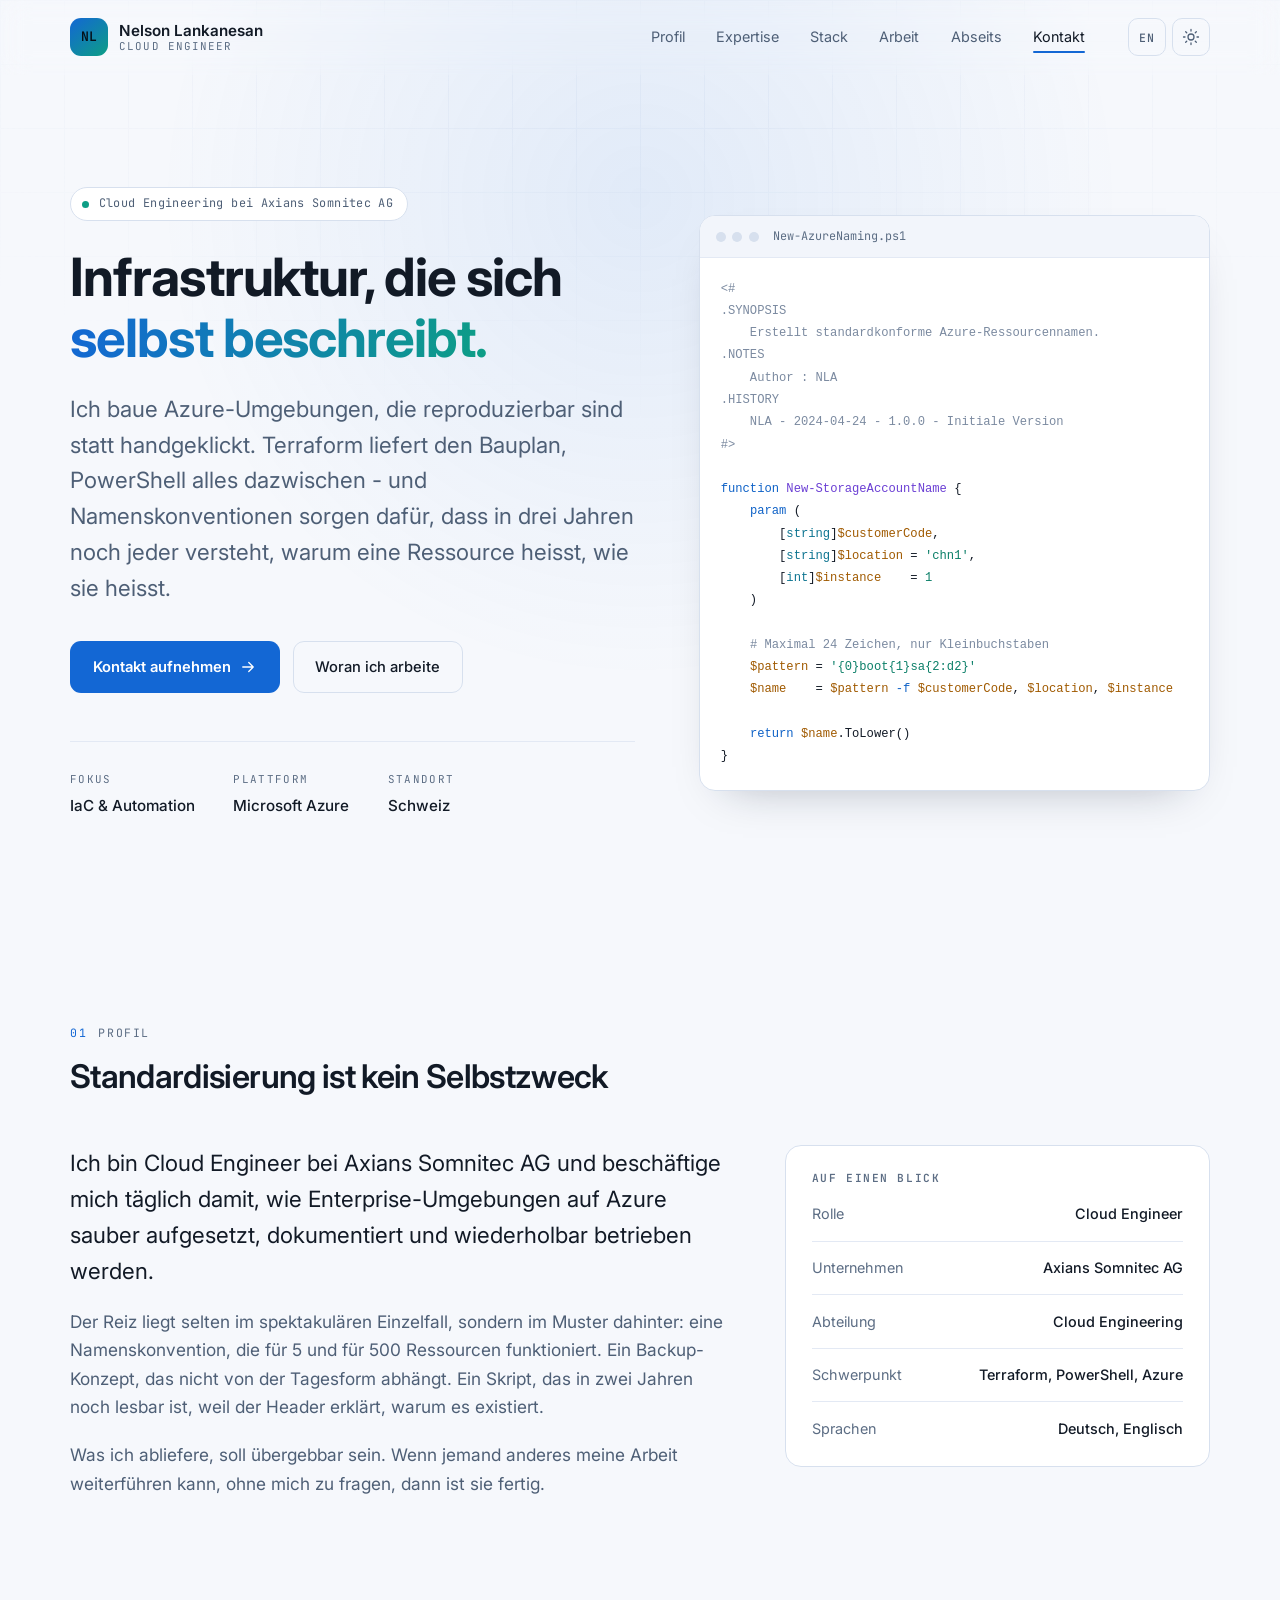
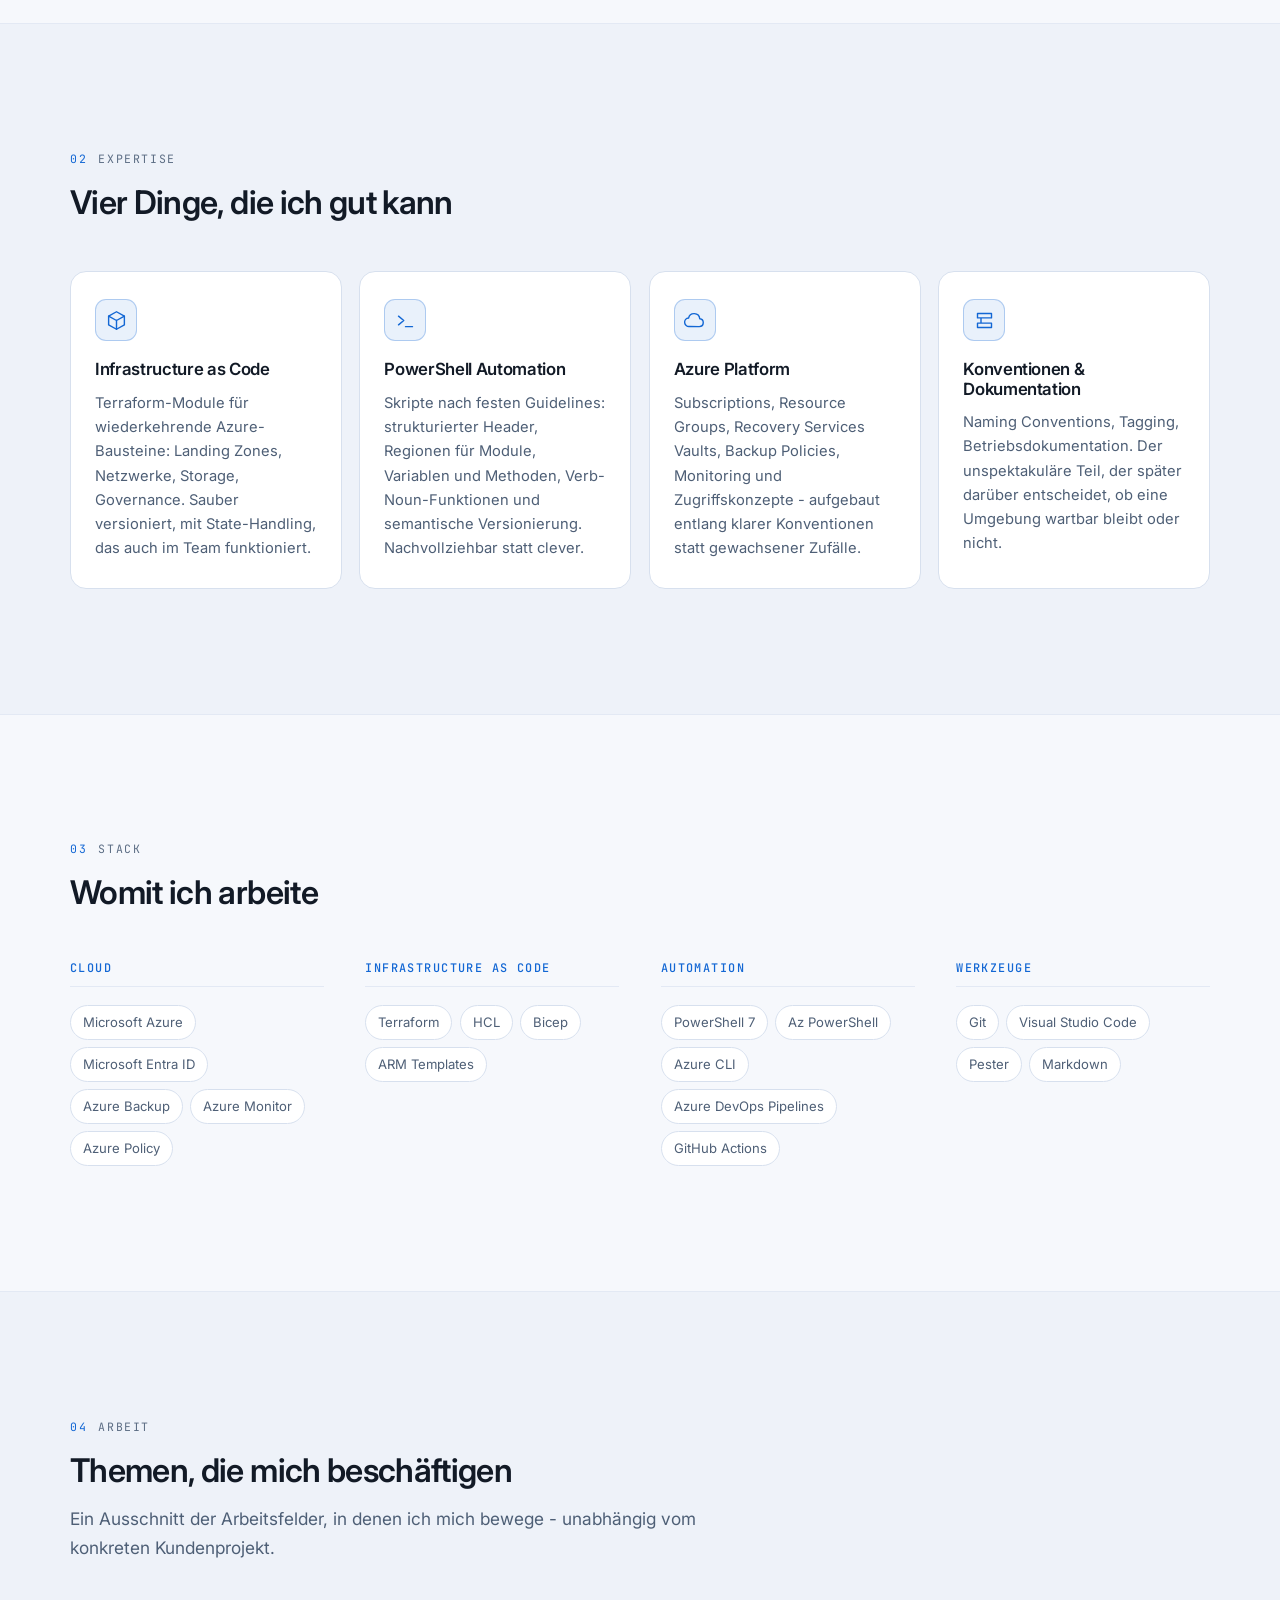
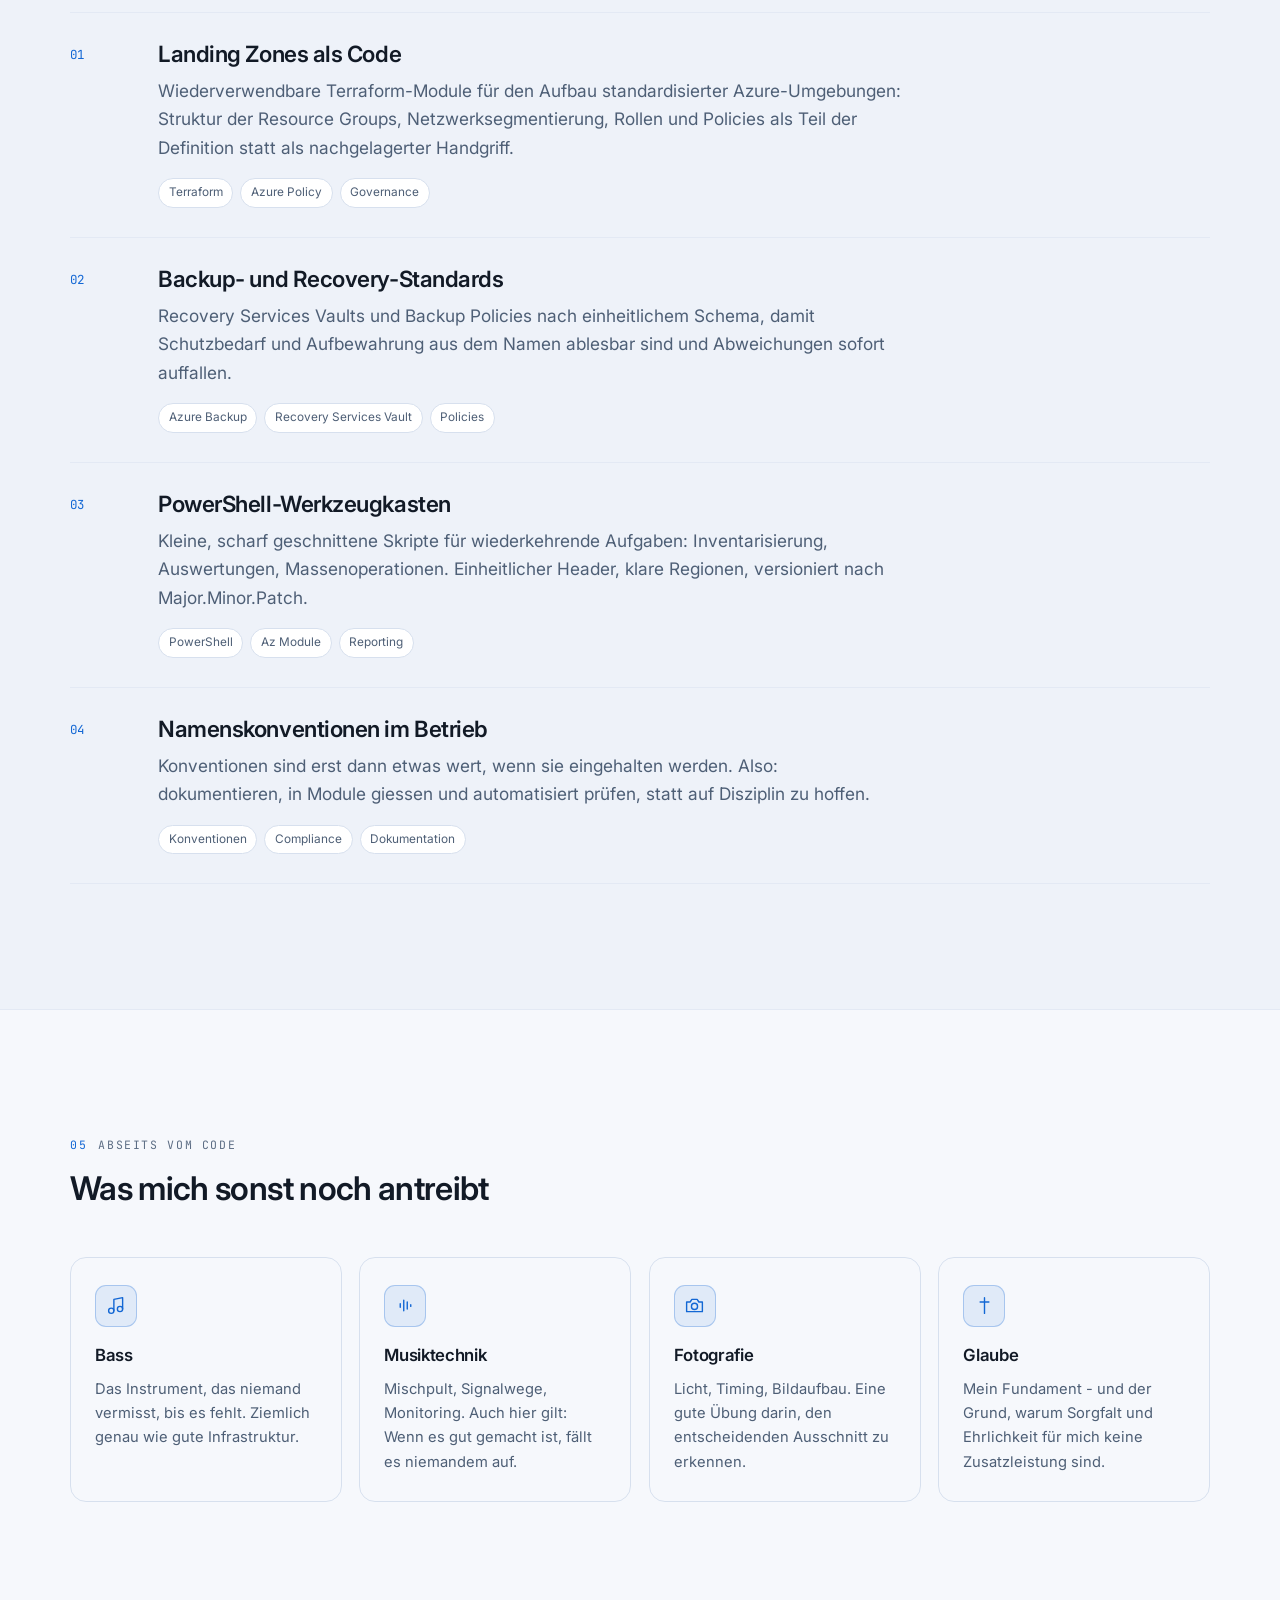
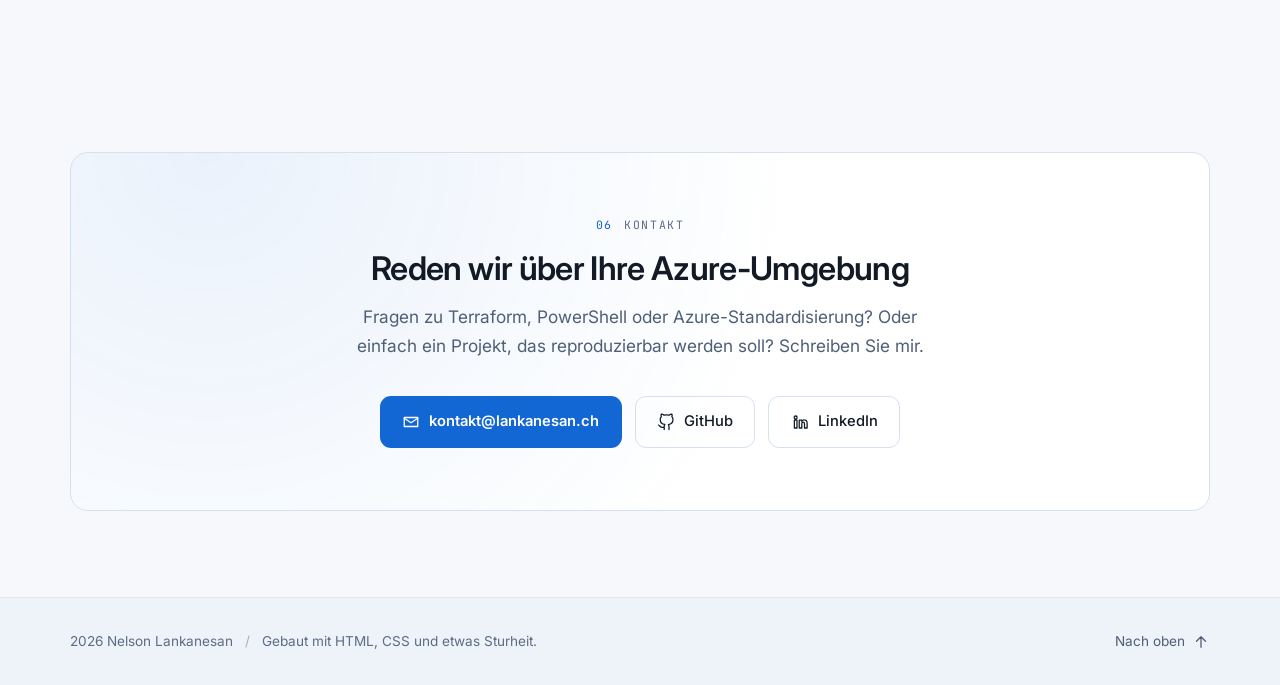
<file: index.html>
<!DOCTYPE html>
<html lang="de" data-theme="dark">
<head>
<meta charset="utf-8">
<meta name="viewport" content="width=device-width, initial-scale=1">
<title>Nelson Lankanesan - Cloud Engineer | Azure, Terraform, PowerShell</title>

<meta name="description" content="Nelson Lankanesan - Cloud Engineer bei Axians Somnitec AG. Infrastructure as Code mit Terraform, Automation mit PowerShell, Enterprise-Standardisierung auf Azure.">
<meta name="author" content="Nelson Lankanesan">
<meta name="theme-color" content="#0b0f16">
<link rel="canonical" href="https://lankanesan.ch/">

<meta property="og:type" content="website">
<meta property="og:url" content="https://lankanesan.ch/">
<meta property="og:site_name" content="Nelson Lankanesan">
<meta property="og:locale" content="de_CH">
<meta property="og:locale:alternate" content="en_US">
<meta property="og:title" content="Nelson Lankanesan - Cloud Engineer">
<meta property="og:description" content="Infrastructure as Code mit Terraform, Automation mit PowerShell, Enterprise-Standardisierung auf Azure.">
<meta property="og:image" content="https://lankanesan.ch/assets/img/og-image.png">

<meta name="twitter:card" content="summary_large_image">
<meta name="twitter:title" content="Nelson Lankanesan - Cloud Engineer">
<meta name="twitter:description" content="Infrastructure as Code mit Terraform, Automation mit PowerShell, Enterprise-Standardisierung auf Azure.">
<meta name="twitter:image" content="https://lankanesan.ch/assets/img/og-image.png">

<link rel="icon" href="/assets/img/favicon.svg" type="image/svg+xml">
<link rel="apple-touch-icon" href="/assets/img/favicon.svg">
<link rel="manifest" href="/site.webmanifest">

<link rel="preconnect" href="https://fonts.googleapis.com">
<link rel="preconnect" href="https://fonts.gstatic.com" crossorigin>
<link rel="stylesheet" href="https://fonts.googleapis.com/css2?family=Inter:wght@400;500;600;700&family=JetBrains+Mono:wght@400;500&display=swap">
<link rel="stylesheet" href="/assets/css/style.css">

<!-- Laeuft vor dem Rendern: verhindert Theme-Flackern und markiert aktives JavaScript -->
<script>
(function () {
  var root = document.documentElement;
  root.classList.add('js');
  try {
    var stored = localStorage.getItem('nl-theme');
    var prefersLight = window.matchMedia('(prefers-color-scheme: light)').matches;
    root.dataset.theme = stored || (prefersLight ? 'light' : 'dark');
    var lang = localStorage.getItem('nl-lang');
    if (lang === 'en') { root.lang = 'en'; }
  } catch (e) { /* localStorage blockiert - Standardwerte bleiben bestehen */ }
})();
</script>

<script type="application/ld+json">
{
  "@context": "https://schema.org",
  "@type": "Person",
  "name": "Nelson Lankanesan",
  "url": "https://lankanesan.ch/",
  "jobTitle": "Cloud Engineer",
  "worksFor": { "@type": "Organization", "name": "Axians Somnitec AG" },
  "knowsAbout": ["Microsoft Azure", "Terraform", "Infrastructure as Code", "PowerShell", "Cloud Automation", "Azure Governance"],
  "knowsLanguage": ["de", "en"],
  "sameAs": ["https://github.com/nelsonmalachi"]
}
</script>
</head>

<body>
<a class="skip-link" href="#main" data-i18n="skip">Zum Inhalt springen</a>

<!-- Dekorativer Hintergrund: Raster und weicher Lichtschein -->
<div class="backdrop" aria-hidden="true">
  <div class="backdrop__grid"></div>
  <div class="backdrop__glow"></div>
</div>

<header class="site-header" id="siteHeader">
  <div class="wrap site-header__inner">
    <a class="brand" href="#top" aria-label="Nelson Lankanesan, Startseite">
      <span class="brand__mark" aria-hidden="true">NL</span>
      <span class="brand__text">
        <span class="brand__name">Nelson Lankanesan</span>
        <span class="brand__role" data-i18n="brand.role">Cloud Engineer</span>
      </span>
    </a>

    <nav class="nav" id="primaryNav" aria-label="Hauptnavigation" data-i18n-attr="aria-label:nav.aria">
      <a href="#profil" data-i18n="nav.profile">Profil</a>
      <a href="#expertise" data-i18n="nav.expertise">Expertise</a>
      <a href="#stack" data-i18n="nav.stack">Stack</a>
      <a href="#arbeit" data-i18n="nav.work">Arbeit</a>
      <a href="#beyond" data-i18n="nav.beyond">Abseits</a>
      <a href="#kontakt" data-i18n="nav.contact">Kontakt</a>
    </nav>

    <div class="site-header__actions">
      <button class="ghost-btn" id="langToggle" type="button" aria-label="Sprache wechseln" data-i18n-attr="aria-label:lang.aria">
        <span class="ghost-btn__label" id="langLabel">EN</span>
      </button>

      <button class="ghost-btn" id="themeToggle" type="button" aria-label="Design wechseln" data-i18n-attr="aria-label:theme.aria">
        <svg class="icon icon--sun" viewBox="0 0 24 24" aria-hidden="true"><circle cx="12" cy="12" r="4"/><path d="M12 2v2M12 20v2M4.9 4.9l1.4 1.4M17.7 17.7l1.4 1.4M2 12h2M20 12h2M4.9 19.1l1.4-1.4M17.7 6.3l1.4-1.4"/></svg>
        <svg class="icon icon--moon" viewBox="0 0 24 24" aria-hidden="true"><path d="M21 12.8A9 9 0 1 1 11.2 3a7 7 0 0 0 9.8 9.8z"/></svg>
      </button>

      <button class="menu-btn" id="menuToggle" type="button" aria-expanded="false" aria-controls="primaryNav" aria-label="Menü öffnen" data-i18n-attr="aria-label:menu.aria">
        <span aria-hidden="true"></span><span aria-hidden="true"></span><span aria-hidden="true"></span>
      </button>
    </div>
  </div>
</header>

<main id="main">
  <span id="top"></span>

  <!-- #region Hero -->
  <section class="hero">
    <div class="wrap hero__inner">
      <div class="hero__copy">
        <p class="eyebrow reveal">
          <span class="status-dot" aria-hidden="true"></span>
          <span data-i18n="hero.eyebrow">Cloud Engineering bei Axians Somnitec AG</span>
        </p>

        <h1 class="hero__title reveal" data-i18n-html="hero.title">
          Infrastruktur, die sich <span class="grad">selbst beschreibt.</span>
        </h1>

        <p class="hero__lead reveal" data-i18n="hero.lead">
          Ich baue Azure-Umgebungen, die reproduzierbar sind statt handgeklickt. Terraform liefert den Bauplan,
          PowerShell alles dazwischen - und Namenskonventionen sorgen dafür, dass in drei Jahren noch jeder
          versteht, warum eine Ressource heisst, wie sie heisst.
        </p>

        <div class="hero__cta reveal">
          <a class="btn btn--primary" href="#kontakt">
            <span data-i18n="hero.ctaPrimary">Kontakt aufnehmen</span>
            <svg class="icon" viewBox="0 0 24 24" aria-hidden="true"><path d="M5 12h14M13 6l6 6-6 6"/></svg>
          </a>
          <a class="btn btn--ghost" href="#arbeit">
            <span data-i18n="hero.ctaSecondary">Woran ich arbeite</span>
          </a>
        </div>

        <dl class="hero__facts reveal">
          <div><dt data-i18n="hero.fact1Label">Fokus</dt><dd data-i18n="hero.fact1Value">IaC &amp; Automation</dd></div>
          <div><dt data-i18n="hero.fact2Label">Plattform</dt><dd>Microsoft Azure</dd></div>
          <div><dt data-i18n="hero.fact3Label">Standort</dt><dd data-i18n="hero.fact3Value">Schweiz</dd></div>
        </dl>
      </div>

      <!-- Terminal-Karte: zeigt den Arbeitsstil statt ihn zu behaupten -->
      <div class="hero__visual reveal">
        <div class="terminal" role="img" aria-label="Codebeispiel: PowerShell-Funktion nach internen Scripting Guidelines" data-i18n-attr="aria-label:terminal.aria">
          <div class="terminal__bar">
            <span class="terminal__dots" aria-hidden="true"><i></i><i></i><i></i></span>
            <span class="terminal__title">New-AzureNaming.ps1</span>
          </div>
          <pre class="terminal__body"><code><span class="c">&lt;#</span>
<span class="c">.SYNOPSIS</span>
<span class="c">    Erstellt standardkonforme Azure-Ressourcennamen.</span>
<span class="c">.NOTES</span>
<span class="c">    Author : NLA</span>
<span class="c">.HISTORY</span>
<span class="c">    NLA - 2024-04-24 - 1.0.0 - Initiale Version</span>
<span class="c">#&gt;</span>

<span class="k">function</span> <span class="f">New-StorageAccountName</span> {
    <span class="k">param</span> (
        [<span class="t">string</span>]<span class="v">$customerCode</span>,
        [<span class="t">string</span>]<span class="v">$location</span> = <span class="s">'chn1'</span>,
        [<span class="t">int</span>]<span class="v">$instance</span>    = <span class="n">1</span>
    )

    <span class="c"># Maximal 24 Zeichen, nur Kleinbuchstaben</span>
    <span class="v">$pattern</span> = <span class="s">'{0}boot{1}sa{2:d2}'</span>
    <span class="v">$name</span>    = <span class="v">$pattern</span> <span class="k">-f</span> <span class="v">$customerCode</span>, <span class="v">$location</span>, <span class="v">$instance</span>

    <span class="k">return</span> <span class="v">$name</span>.ToLower()
}</code></pre>
        </div>
      </div>
    </div>
  </section>
  <!-- #endregion -->

  <!-- #region Profil -->
  <section class="section" id="profil">
    <div class="wrap">
      <header class="section__head reveal">
        <p class="section__kicker"><span class="section__num">01</span><span data-i18n="profile.kicker">Profil</span></p>
        <h2 class="section__title" data-i18n="profile.title">Standardisierung ist kein Selbstzweck</h2>
      </header>

      <div class="prose-grid">
        <div class="prose reveal">
          <p data-i18n="profile.p1">
            Ich bin Cloud Engineer bei Axians Somnitec AG und beschäftige mich täglich damit, wie
            Enterprise-Umgebungen auf Azure sauber aufgesetzt, dokumentiert und wiederholbar betrieben werden.
          </p>
          <p data-i18n="profile.p2">
            Der Reiz liegt selten im spektakulären Einzelfall, sondern im Muster dahinter: eine Namenskonvention,
            die für 5 und für 500 Ressourcen funktioniert. Ein Backup-Konzept, das nicht von der Tagesform
            abhängt. Ein Skript, das in zwei Jahren noch lesbar ist, weil der Header erklärt, warum es existiert.
          </p>
          <p data-i18n="profile.p3">
            Was ich abliefere, soll übergebbar sein. Wenn jemand anderes meine Arbeit weiterführen kann, ohne
            mich zu fragen, dann ist sie fertig.
          </p>
        </div>

        <aside class="facts reveal">
          <h3 class="facts__title" data-i18n="profile.factsTitle">Auf einen Blick</h3>
          <ul class="facts__list">
            <li><span data-i18n="profile.f1k">Rolle</span><b data-i18n="profile.f1v">Cloud Engineer</b></li>
            <li><span data-i18n="profile.f2k">Unternehmen</span><b>Axians Somnitec AG</b></li>
            <li><span data-i18n="profile.f3k">Abteilung</span><b data-i18n="profile.f3v">Cloud Engineering</b></li>
            <li><span data-i18n="profile.f4k">Schwerpunkt</span><b data-i18n="profile.f4v">Terraform, PowerShell, Azure</b></li>
            <li><span data-i18n="profile.f5k">Sprachen</span><b data-i18n="profile.f5v">Deutsch, Englisch</b></li>
          </ul>
        </aside>
      </div>
    </div>
  </section>
  <!-- #endregion -->

  <!-- #region Expertise -->
  <section class="section section--alt" id="expertise">
    <div class="wrap">
      <header class="section__head reveal">
        <p class="section__kicker"><span class="section__num">02</span><span data-i18n="expertise.kicker">Expertise</span></p>
        <h2 class="section__title" data-i18n="expertise.title">Vier Dinge, die ich gut kann</h2>
      </header>

      <div class="cards">
        <article class="card reveal">
          <div class="card__icon" aria-hidden="true">
            <svg viewBox="0 0 24 24"><path d="M12 2 3 7v10l9 5 9-5V7z"/><path d="M3 7l9 5 9-5M12 12v10"/></svg>
          </div>
          <h3 data-i18n="expertise.c1t">Infrastructure as Code</h3>
          <p data-i18n="expertise.c1p">
            Terraform-Module für wiederkehrende Azure-Bausteine: Landing Zones, Netzwerke, Storage, Governance.
            Sauber versioniert, mit State-Handling, das auch im Team funktioniert.
          </p>
        </article>

        <article class="card reveal">
          <div class="card__icon" aria-hidden="true">
            <svg viewBox="0 0 24 24"><path d="M4 17l6-5-6-5M12 19h8"/></svg>
          </div>
          <h3 data-i18n="expertise.c2t">PowerShell Automation</h3>
          <p data-i18n="expertise.c2p">
            Skripte nach festen Guidelines: strukturierter Header, Regionen für Module, Variablen und Methoden,
            Verb-Noun-Funktionen und semantische Versionierung. Nachvollziehbar statt clever.
          </p>
        </article>

        <article class="card reveal">
          <div class="card__icon" aria-hidden="true">
            <svg viewBox="0 0 24 24"><path d="M17.5 19a4.5 4.5 0 0 0 .5-8.97A6.5 6.5 0 0 0 5.2 9.2 4.5 4.5 0 0 0 6 18.9z"/></svg>
          </div>
          <h3 data-i18n="expertise.c3t">Azure Platform</h3>
          <p data-i18n="expertise.c3p">
            Subscriptions, Resource Groups, Recovery Services Vaults, Backup Policies, Monitoring und
            Zugriffskonzepte - aufgebaut entlang klarer Konventionen statt gewachsener Zufälle.
          </p>
        </article>

        <article class="card reveal">
          <div class="card__icon" aria-hidden="true">
            <svg viewBox="0 0 24 24"><path d="M4 4h16v5H4zM4 15h16v5H4zM8 9v6"/></svg>
          </div>
          <h3 data-i18n="expertise.c4t">Konventionen &amp; Dokumentation</h3>
          <p data-i18n="expertise.c4p">
            Naming Conventions, Tagging, Betriebsdokumentation. Der unspektakuläre Teil, der später darüber
            entscheidet, ob eine Umgebung wartbar bleibt oder nicht.
          </p>
        </article>
      </div>
    </div>
  </section>
  <!-- #endregion -->

  <!-- #region Stack -->
  <section class="section" id="stack">
    <div class="wrap">
      <header class="section__head reveal">
        <p class="section__kicker"><span class="section__num">03</span><span data-i18n="stack.kicker">Stack</span></p>
        <h2 class="section__title" data-i18n="stack.title">Womit ich arbeite</h2>
      </header>

      <div class="stack">
        <div class="stack__group reveal">
          <h3 data-i18n="stack.g1">Cloud</h3>
          <ul class="tags">
            <li>Microsoft Azure</li><li>Microsoft Entra ID</li><li>Azure Backup</li>
            <li>Azure Monitor</li><li>Azure Policy</li>
          </ul>
        </div>
        <div class="stack__group reveal">
          <h3 data-i18n="stack.g2">Infrastructure as Code</h3>
          <ul class="tags">
            <li>Terraform</li><li>HCL</li><li>Bicep</li><li>ARM Templates</li>
          </ul>
        </div>
        <div class="stack__group reveal">
          <h3 data-i18n="stack.g3">Automation</h3>
          <ul class="tags">
            <li>PowerShell 7</li><li>Az PowerShell</li><li>Azure CLI</li>
            <li>Azure DevOps Pipelines</li><li>GitHub Actions</li>
          </ul>
        </div>
        <div class="stack__group reveal">
          <h3 data-i18n="stack.g4">Werkzeuge</h3>
          <ul class="tags">
            <li>Git</li><li>Visual Studio Code</li><li>Pester</li><li>Markdown</li>
          </ul>
        </div>
      </div>
    </div>
  </section>
  <!-- #endregion -->

  <!-- #region Arbeit -->
  <section class="section section--alt" id="arbeit">
    <div class="wrap">
      <header class="section__head reveal">
        <p class="section__kicker"><span class="section__num">04</span><span data-i18n="work.kicker">Arbeit</span></p>
        <h2 class="section__title" data-i18n="work.title">Themen, die mich beschäftigen</h2>
        <p class="section__lead" data-i18n="work.lead">
          Ein Ausschnitt der Arbeitsfelder, in denen ich mich bewege - unabhängig vom konkreten Kundenprojekt.
        </p>
      </header>

      <ol class="work">
        <li class="work__item reveal">
          <span class="work__index" aria-hidden="true">01</span>
          <div class="work__body">
            <h3 data-i18n="work.i1t">Landing Zones als Code</h3>
            <p data-i18n="work.i1p">
              Wiederverwendbare Terraform-Module für den Aufbau standardisierter Azure-Umgebungen: Struktur der
              Resource Groups, Netzwerksegmentierung, Rollen und Policies als Teil der Definition statt als
              nachgelagerter Handgriff.
            </p>
            <ul class="tags tags--sm"><li>Terraform</li><li>Azure Policy</li><li>Governance</li></ul>
          </div>
        </li>

        <li class="work__item reveal">
          <span class="work__index" aria-hidden="true">02</span>
          <div class="work__body">
            <h3 data-i18n="work.i2t">Backup- und Recovery-Standards</h3>
            <p data-i18n="work.i2p">
              Recovery Services Vaults und Backup Policies nach einheitlichem Schema, damit Schutzbedarf und
              Aufbewahrung aus dem Namen ablesbar sind und Abweichungen sofort auffallen.
            </p>
            <ul class="tags tags--sm"><li>Azure Backup</li><li>Recovery Services Vault</li><li>Policies</li></ul>
          </div>
        </li>

        <li class="work__item reveal">
          <span class="work__index" aria-hidden="true">03</span>
          <div class="work__body">
            <h3 data-i18n="work.i3t">PowerShell-Werkzeugkasten</h3>
            <p data-i18n="work.i3p">
              Kleine, scharf geschnittene Skripte für wiederkehrende Aufgaben: Inventarisierung, Auswertungen,
              Massenoperationen. Einheitlicher Header, klare Regionen, versioniert nach Major.Minor.Patch.
            </p>
            <ul class="tags tags--sm"><li>PowerShell</li><li>Az Module</li><li>Reporting</li></ul>
          </div>
        </li>

        <li class="work__item reveal">
          <span class="work__index" aria-hidden="true">04</span>
          <div class="work__body">
            <h3 data-i18n="work.i4t">Namenskonventionen im Betrieb</h3>
            <p data-i18n="work.i4p">
              Konventionen sind erst dann etwas wert, wenn sie eingehalten werden. Also: dokumentieren,
              in Module giessen und automatisiert prüfen, statt auf Disziplin zu hoffen.
            </p>
            <ul class="tags tags--sm"><li>Konventionen</li><li>Compliance</li><li>Dokumentation</li></ul>
          </div>
        </li>
      </ol>
    </div>
  </section>
  <!-- #endregion -->

  <!-- #region Abseits -->
  <section class="section" id="beyond">
    <div class="wrap">
      <header class="section__head reveal">
        <p class="section__kicker"><span class="section__num">05</span><span data-i18n="beyond.kicker">Abseits vom Code</span></p>
        <h2 class="section__title" data-i18n="beyond.title">Was mich sonst noch antreibt</h2>
      </header>

      <div class="cards cards--soft">
        <article class="card reveal">
          <div class="card__icon" aria-hidden="true">
            <svg viewBox="0 0 24 24"><path d="M9 18V5l10-2v13"/><circle cx="6" cy="18" r="3"/><circle cx="16" cy="16" r="3"/></svg>
          </div>
          <h3 data-i18n="beyond.c1t">Bass</h3>
          <p data-i18n="beyond.c1p">
            Das Instrument, das niemand vermisst, bis es fehlt. Ziemlich genau wie gute Infrastruktur.
          </p>
        </article>

        <article class="card reveal">
          <div class="card__icon" aria-hidden="true">
            <svg viewBox="0 0 24 24"><path d="M6 10v4M10 6v12M14 8v8M18 11v2"/></svg>
          </div>
          <h3 data-i18n="beyond.c2t">Musiktechnik</h3>
          <p data-i18n="beyond.c2p">
            Mischpult, Signalwege, Monitoring. Auch hier gilt: Wenn es gut gemacht ist, fällt es niemandem auf.
          </p>
        </article>

        <article class="card reveal">
          <div class="card__icon" aria-hidden="true">
            <svg viewBox="0 0 24 24"><path d="M3 8h4l2-3h6l2 3h4v11H3z"/><circle cx="12" cy="13" r="3.5"/></svg>
          </div>
          <h3 data-i18n="beyond.c3t">Fotografie</h3>
          <p data-i18n="beyond.c3p">
            Licht, Timing, Bildaufbau. Eine gute Übung darin, den entscheidenden Ausschnitt zu erkennen.
          </p>
        </article>

        <article class="card reveal">
          <div class="card__icon" aria-hidden="true">
            <svg viewBox="0 0 24 24"><path d="M12 3v18M7 8h10"/></svg>
          </div>
          <h3 data-i18n="beyond.c4t">Glaube</h3>
          <p data-i18n="beyond.c4p">
            Mein Fundament - und der Grund, warum Sorgfalt und Ehrlichkeit für mich keine Zusatzleistung sind.
          </p>
        </article>
      </div>
    </div>
  </section>
  <!-- #endregion -->

  <!-- #region Kontakt -->
  <section class="section section--contact" id="kontakt">
    <div class="wrap">
      <div class="contact reveal">
        <p class="section__kicker"><span class="section__num">06</span><span data-i18n="contact.kicker">Kontakt</span></p>
        <h2 class="contact__title" data-i18n="contact.title">Reden wir über Ihre Azure-Umgebung</h2>
        <p class="contact__lead" data-i18n="contact.lead">
          Fragen zu Terraform, PowerShell oder Azure-Standardisierung? Oder einfach ein Projekt, das
          reproduzierbar werden soll? Schreiben Sie mir.
        </p>

        <div class="contact__actions">
          <a class="btn btn--primary" href="mailto:kontakt@lankanesan.ch">
            <svg class="icon" viewBox="0 0 24 24" aria-hidden="true"><path d="M3 6h18v12H3z"/><path d="M3 7l9 6 9-6"/></svg>
            <span>kontakt@lankanesan.ch</span>
          </a>
          <a class="btn btn--ghost" href="https://github.com/nelsonmalachi" rel="me noopener" target="_blank">
            <svg class="icon" viewBox="0 0 24 24" aria-hidden="true"><path d="M9 19c-5 1.5-5-2.5-7-3m14 6v-3.9a3.4 3.4 0 0 0-.9-2.6c3-.3 6.2-1.5 6.2-6.7A5.2 5.2 0 0 0 19.9 5a4.9 4.9 0 0 0-.1-3.6s-1.1-.3-3.7 1.4a12.7 12.7 0 0 0-6.6 0C6.9 1.1 5.8 1.4 5.8 1.4A4.9 4.9 0 0 0 5.7 5a5.2 5.2 0 0 0-1.4 3.6c0 5.2 3.2 6.4 6.2 6.7a3.4 3.4 0 0 0-.9 2.6V22"/></svg>
            <span>GitHub</span>
          </a>
          <a class="btn btn--ghost" href="https://www.linkedin.com/in/nelson-lankanesan" rel="me noopener" target="_blank">
            <svg class="icon" viewBox="0 0 24 24" aria-hidden="true"><path d="M4.5 9.5H8V20H4.5zM6.2 4a2 2 0 1 1 0 4 2 2 0 0 1 0-4zM11 9.5h3.3v1.5a3.6 3.6 0 0 1 3.2-1.7c2.4 0 4 1.6 4 4.6V20H18v-5.4c0-1.4-.5-2.3-1.7-2.3a1.9 1.9 0 0 0-1.8 1.3 2.4 2.4 0 0 0-.1.9V20H11z"/></svg>
            <span>LinkedIn</span>
          </a>
        </div>
      </div>
    </div>
  </section>
  <!-- #endregion -->
</main>

<footer class="site-footer">
  <div class="wrap site-footer__inner">
    <p class="site-footer__copy">
      <span id="footerYear">2026</span> Nelson Lankanesan
      <span class="sep" aria-hidden="true">/</span>
      <span data-i18n="footer.tag">Gebaut mit HTML, CSS und etwas Sturheit.</span>
    </p>
    <a class="site-footer__top" href="#top">
      <span data-i18n="footer.top">Nach oben</span>
      <svg class="icon" viewBox="0 0 24 24" aria-hidden="true"><path d="M12 19V5M6 11l6-6 6 6"/></svg>
    </a>
  </div>
</footer>

<script src="/assets/js/i18n.js" defer></script>
<script src="/assets/js/main.js" defer></script>
</body>
</html>
</file>
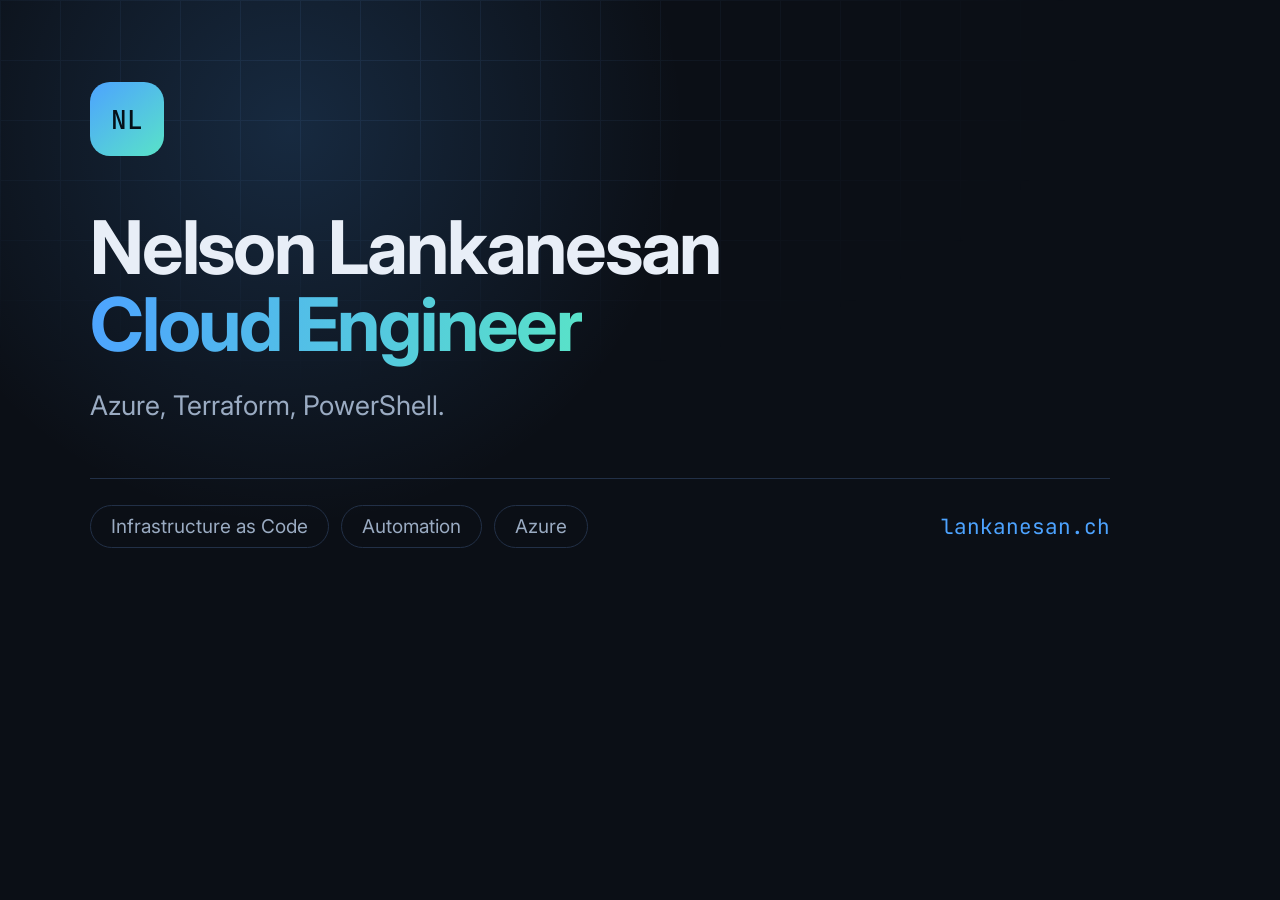
<file: assets/img/og-image.source.html>
<!DOCTYPE html><html><head><meta charset="utf-8">
<style>
@import url('https://fonts.googleapis.com/css2?family=Inter:wght@400;600;700&family=JetBrains+Mono:wght@500&display=swap');
*{margin:0;padding:0;box-sizing:border-box}
body{width:1200px;height:630px;background:#0b0f16;font-family:Inter,sans-serif;color:#e8eef7;
position:relative;overflow:hidden}
.grid{position:absolute;inset:0;
background-image:linear-gradient(to right,#1a2536 1px,transparent 1px),linear-gradient(to bottom,#1a2536 1px,transparent 1px);
background-size:60px 60px;opacity:.6;
-webkit-mask-image:radial-gradient(ellipse 80% 70% at 30% 10%,#000 10%,transparent 75%)}
.glow{position:absolute;top:-320px;left:-160px;width:900px;height:900px;border-radius:50%;
background:radial-gradient(circle,rgba(77,163,255,.18) 0%,transparent 62%)}
.inner{position:relative;padding:82px 90px;height:100%;display:flex;flex-direction:column;justify-content:space-between}
.mark{width:74px;height:74px;border-radius:20px;background:linear-gradient(140deg,#4da3ff,#59e3c8);
display:flex;align-items:center;justify-content:center;color:#051019;
font-family:'JetBrains Mono',monospace;font-weight:500;font-size:26px}
h1{font-size:74px;font-weight:700;letter-spacing:-.03em;line-height:1.05}
.grad{background:linear-gradient(100deg,#4da3ff,#59e3c8);-webkit-background-clip:text;background-clip:text;color:transparent}
p.sub{margin-top:22px;font-size:27px;color:#9aabc2;max-width:34ch;line-height:1.45}
.foot{display:flex;align-items:center;justify-content:space-between;
border-top:1px solid #223047;padding-top:26px}
.tags{display:flex;gap:12px}
.tags span{border:1px solid #223047;border-radius:999px;padding:9px 20px;font-size:19px;color:#9aabc2}
.dom{font-family:'JetBrains Mono',monospace;font-size:21px;color:#4da3ff}
</style></head><body>
<div class="grid"></div><div class="glow"></div>
<div class="inner">
  <div class="mark">NL</div>
  <div>
    <h1>Nelson Lankanesan<br><span class="grad">Cloud Engineer</span></h1>
    <p class="sub">Azure, Terraform, PowerShell.</p>
  </div>
  <div class="foot">
    <div class="tags"><span>Infrastructure as Code</span><span>Automation</span><span>Azure</span></div>
    <div class="dom">lankanesan.ch</div>
  </div>
</div></body></html>
</file>
<file: assets/css/style.css>
/* =========================================================================
   Nelson Lankanesan - lankanesan.ch
   Stylesheet ohne Framework. Aufbau:
   #region Tokens / Reset / Layout / Header / Hero / Sections / Components /
           Footer / Responsive / Motion
   ========================================================================= */

/* #region Tokens ---------------------------------------------------------- */
:root {
  /* Farben: Dark ist die Standardvariante */
  --bg:            #0b0f16;
  --bg-alt:        #0e141d;
  --surface:       #121a25;
  --surface-2:     #16202d;
  --line:          #223047;
  --line-soft:     #1a2536;

  --text:          #e8eef7;
  --text-muted:    #9aabc2;
  --text-dim:      #7a8da6;

  --accent:        #4da3ff;
  --accent-2:      #59e3c8;
  --accent-soft:   rgba(77, 163, 255, .12);
  --accent-line:   rgba(77, 163, 255, .35);

  --code-comment:  #6b8199;
  --code-key:      #7cc3ff;
  --code-string:   #7ee0bf;
  --code-func:     #c3a6ff;
  --code-var:      #ffd08a;
  --code-type:     #74d1e8;

  /* Typografie */
  --font-sans: 'Inter', system-ui, -apple-system, 'Segoe UI', Roboto, sans-serif;
  --font-mono: 'JetBrains Mono', 'SFMono-Regular', Consolas, monospace;

  --step--1: clamp(.82rem, .79rem + .12vw, .88rem);
  --step-0:  clamp(1rem, .96rem + .2vw, 1.08rem);
  --step-1:  clamp(1.18rem, 1.1rem + .4vw, 1.4rem);
  --step-2:  clamp(1.5rem, 1.32rem + .9vw, 2.1rem);
  --step-3:  clamp(2.1rem, 1.7rem + 2vw, 3.6rem);

  /* Raster und Radien */
  --wrap: 1140px;
  --gap: clamp(1rem, .6rem + 1.6vw, 2rem);
  --pad-section: clamp(4.5rem, 3rem + 6vw, 8.5rem);
  --radius: 16px;
  --radius-sm: 10px;

  --shadow: 0 24px 60px -30px rgba(0, 0, 0, .8);
  --ease: cubic-bezier(.22, .61, .36, 1);
}

/* Helle Variante */
:root[data-theme='light'] {
  --bg:            #f6f8fc;
  --bg-alt:        #eef2f9;
  --surface:       #ffffff;
  --surface-2:     #f2f5fb;
  --line:          #d7e0ee;
  --line-soft:     #e3e9f4;

  --text:          #121a26;
  --text-muted:    #4e5f76;
  --text-dim:      #5c6d84;

  --accent:        #1367d4;
  --accent-2:      #0d9e85;
  --accent-soft:   rgba(19, 103, 212, .09);
  --accent-line:   rgba(19, 103, 212, .28);

  --code-comment:  #7b8aa0;
  --code-key:      #0f62c7;
  --code-string:   #0b7f68;
  --code-func:     #6b3fd4;
  --code-var:      #a05a00;
  --code-type:     #0d7490;

  --shadow: 0 20px 45px -28px rgba(17, 30, 50, .35);
}
/* #endregion */

/* #region Reset ----------------------------------------------------------- */
*, *::before, *::after { box-sizing: border-box; }

html { scroll-behavior: smooth; scroll-padding-top: 90px; -webkit-text-size-adjust: 100%; }

body {
  margin: 0;
  background: var(--bg);
  color: var(--text);
  font-family: var(--font-sans);
  font-size: var(--step-0);
  line-height: 1.65;
  -webkit-font-smoothing: antialiased;
  overflow-x: hidden;
  transition: background-color .35s var(--ease), color .35s var(--ease);
}

h1, h2, h3 { line-height: 1.15; margin: 0; letter-spacing: -.02em; font-weight: 600; }
p { margin: 0; }
ul, ol, dl { margin: 0; padding: 0; list-style: none; }
img, svg { max-width: 100%; }
a { color: inherit; text-decoration: none; }

:focus-visible {
  outline: 2px solid var(--accent);
  outline-offset: 3px;
  border-radius: 4px;
}

.skip-link {
  position: absolute;
  left: -9999px;
  top: 12px;
  z-index: 200;
  background: var(--accent);
  color: #fff;
  padding: .7rem 1.1rem;
  border-radius: var(--radius-sm);
  font-weight: 600;
}
.skip-link:focus { left: 12px; }

.icon {
  width: 18px; height: 18px;
  fill: none;
  stroke: currentColor;
  stroke-width: 1.7;
  stroke-linecap: round;
  stroke-linejoin: round;
  flex: none;
}
/* #endregion */

/* #region Layout ---------------------------------------------------------- */
.wrap {
  width: min(100% - 2.5rem, var(--wrap));
  margin-inline: auto;
}

.backdrop {
  position: fixed;
  inset: 0;
  z-index: -1;
  pointer-events: none;
  /* Der Lichtschein ragt ueber den Viewport hinaus - hier abschneiden */
  overflow: hidden;
}

/* Feines Raster im Hintergrund, nach unten ausgeblendet */
.backdrop__grid {
  position: absolute;
  inset: 0;
  background-image:
    linear-gradient(to right, var(--line-soft) 1px, transparent 1px),
    linear-gradient(to bottom, var(--line-soft) 1px, transparent 1px);
  background-size: 64px 64px;
  opacity: .5;
  mask-image: radial-gradient(ellipse 90% 60% at 50% 0%, #000 20%, transparent 78%);
  -webkit-mask-image: radial-gradient(ellipse 90% 60% at 50% 0%, #000 20%, transparent 78%);
}

.backdrop__glow {
  position: absolute;
  top: -22rem;
  left: 50%;
  width: min(1100px, 130vw);
  aspect-ratio: 1;
  transform: translateX(-50%);
  background: radial-gradient(circle, var(--accent-soft) 0%, transparent 62%);
}
/* #endregion */

/* #region Header ---------------------------------------------------------- */
.site-header {
  position: sticky;
  top: 0;
  z-index: 100;
  backdrop-filter: blur(14px);
  -webkit-backdrop-filter: blur(14px);
  border-bottom: 1px solid transparent;
  transition: border-color .3s var(--ease), background-color .3s var(--ease);
}
.site-header.is-stuck {
  background: color-mix(in srgb, var(--bg) 82%, transparent);
  border-bottom-color: var(--line-soft);
}
.site-header.is-menu-open {
  background: var(--bg);
  border-bottom-color: var(--line-soft);
}

.site-header__inner {
  display: flex;
  align-items: center;
  gap: var(--gap);
  min-height: 74px;
}

.brand { display: flex; align-items: center; gap: .7rem; margin-right: auto; min-width: 0; }

.brand__mark {
  display: grid;
  place-items: center;
  width: 38px; height: 38px;
  border-radius: 11px;
  background: linear-gradient(140deg, var(--accent), var(--accent-2));
  color: #051019;
  font-family: var(--font-mono);
  font-size: .82rem;
  font-weight: 600;
  letter-spacing: .02em;
}

.brand__text { display: flex; flex-direction: column; line-height: 1.25; min-width: 0; }
/* Kuerzt notfalls, bevor die Kopfzeile ueber den Viewport hinauslaeuft */
.brand__name {
  font-weight: 600;
  font-size: .95rem;
  white-space: nowrap;
  overflow: hidden;
  text-overflow: ellipsis;
}
.brand__role {
  font-family: var(--font-mono);
  font-size: .68rem;
  letter-spacing: .1em;
  text-transform: uppercase;
  color: var(--text-dim);
}

.nav { display: flex; align-items: center; gap: .35rem; }

.nav a {
  position: relative;
  padding: .5rem .8rem;
  border-radius: 8px;
  font-size: .9rem;
  color: var(--text-muted);
  transition: color .2s var(--ease), background-color .2s var(--ease);
}
.nav a:hover { color: var(--text); background: var(--surface-2); }
.nav a.is-active { color: var(--text); }
.nav a.is-active::after {
  content: '';
  position: absolute;
  left: .8rem; right: .8rem; bottom: .22rem;
  height: 2px;
  border-radius: 2px;
  background: var(--accent);
}

.site-header__actions { display: flex; align-items: center; gap: .4rem; flex: none; }

.ghost-btn {
  display: grid;
  place-items: center;
  width: 38px; height: 38px;
  padding: 0;
  border: 1px solid var(--line);
  border-radius: 10px;
  background: transparent;
  color: var(--text-muted);
  cursor: pointer;
  transition: color .2s var(--ease), border-color .2s var(--ease), background-color .2s var(--ease);
}
.ghost-btn:hover { color: var(--text); border-color: var(--accent-line); background: var(--accent-soft); }

.ghost-btn__label {
  font-family: var(--font-mono);
  font-size: .72rem;
  font-weight: 500;
  letter-spacing: .04em;
}

/* Sonne im hellen, Mond im dunklen Design */
.icon--sun { display: none; }
.icon--moon { display: block; }
:root[data-theme='light'] .icon--sun { display: block; }
:root[data-theme='light'] .icon--moon { display: none; }

.menu-btn {
  display: none;
  flex-direction: column;
  justify-content: center;
  gap: 5px;
  width: 38px; height: 38px;
  padding: 0 9px;
  border: 1px solid var(--line);
  border-radius: 10px;
  background: transparent;
  cursor: pointer;
}
.menu-btn span {
  display: block;
  height: 1.8px;
  border-radius: 2px;
  background: var(--text);
  transition: transform .25s var(--ease), opacity .2s var(--ease);
}
.menu-btn[aria-expanded='true'] span:nth-child(1) { transform: translateY(6.8px) rotate(45deg); }
.menu-btn[aria-expanded='true'] span:nth-child(2) { opacity: 0; }
.menu-btn[aria-expanded='true'] span:nth-child(3) { transform: translateY(-6.8px) rotate(-45deg); }
/* #endregion */

/* #region Hero ------------------------------------------------------------ */
.hero { padding: clamp(3.5rem, 2rem + 7vw, 7rem) 0 clamp(3rem, 2rem + 4vw, 5rem); }

.hero__inner {
  display: grid;
  grid-template-columns: minmax(0, 1.05fr) minmax(0, .95fr);
  align-items: center;
  gap: clamp(2rem, 1rem + 4vw, 4rem);
}
/* Ohne min-width: 0 zwingt der Codeblock die Spalte ueber die Viewportbreite */
.hero__copy, .hero__visual { min-width: 0; }

.eyebrow {
  display: inline-flex;
  align-items: center;
  gap: .6rem;
  padding: .4rem .85rem .4rem .7rem;
  margin-bottom: 1.6rem;
  border: 1px solid var(--line);
  border-radius: 999px;
  background: var(--surface);
  font-family: var(--font-mono);
  font-size: .74rem;
  letter-spacing: .03em;
  color: var(--text-muted);
}

.status-dot {
  width: 7px; height: 7px;
  border-radius: 50%;
  background: var(--accent-2);
  box-shadow: 0 0 0 0 color-mix(in srgb, var(--accent-2) 60%, transparent);
  animation: pulse 2.6s infinite;
}
@keyframes pulse {
  0%   { box-shadow: 0 0 0 0 color-mix(in srgb, var(--accent-2) 55%, transparent); }
  70%  { box-shadow: 0 0 0 7px transparent; }
  100% { box-shadow: 0 0 0 0 transparent; }
}

.hero__title {
  font-size: var(--step-3);
  font-weight: 700;
  margin-bottom: 1.4rem;
  /* Verteilt die Zeilen gleichmaessig, statt einzelne Woerter haengen zu lassen */
  text-wrap: balance;
}

.grad {
  background: linear-gradient(100deg, var(--accent), var(--accent-2));
  -webkit-background-clip: text;
  background-clip: text;
  color: transparent;
}

.hero__lead {
  max-width: 54ch;
  color: var(--text-muted);
  font-size: var(--step-1);
  line-height: 1.6;
}

.hero__cta { display: flex; flex-wrap: wrap; gap: .8rem; margin-top: 2.2rem; }

.hero__facts {
  display: flex;
  flex-wrap: wrap;
  gap: 2.4rem;
  margin-top: 3rem;
  padding-top: 1.8rem;
  border-top: 1px solid var(--line-soft);
}
.hero__facts dt {
  font-family: var(--font-mono);
  font-size: .68rem;
  letter-spacing: .12em;
  text-transform: uppercase;
  color: var(--text-dim);
  margin-bottom: .3rem;
}
.hero__facts dd { margin: 0; font-weight: 500; font-size: .95rem; }

/* Terminal-Karte */
.terminal {
  min-width: 0;
  border: 1px solid var(--line);
  border-radius: var(--radius);
  background: var(--surface);
  box-shadow: var(--shadow);
  overflow: hidden;
}

.terminal__bar {
  display: flex;
  align-items: center;
  gap: .9rem;
  padding: .7rem 1rem;
  border-bottom: 1px solid var(--line-soft);
  background: var(--surface-2);
}
.terminal__dots { display: flex; gap: .4rem; }
.terminal__dots i { width: 10px; height: 10px; border-radius: 50%; background: var(--line); }
.terminal__title {
  font-family: var(--font-mono);
  font-size: .74rem;
  color: var(--text-dim);
}

.terminal__body {
  margin: 0;
  padding: 1.2rem 1.3rem 1.4rem;
  overflow-x: auto;
  font-family: var(--font-mono);
  font-size: .76rem;
  line-height: 1.75;
  tab-size: 4;
}
.terminal__body code { white-space: pre; }
.terminal__body .c { color: var(--code-comment); }
.terminal__body .k { color: var(--code-key); }
.terminal__body .s { color: var(--code-string); }
.terminal__body .f { color: var(--code-func); }
.terminal__body .v { color: var(--code-var); }
.terminal__body .t { color: var(--code-type); }
.terminal__body .n { color: var(--code-string); }
/* #endregion */

/* #region Sections -------------------------------------------------------- */
.section { padding: var(--pad-section) 0; }
.section--alt {
  background: var(--bg-alt);
  border-block: 1px solid var(--line-soft);
}

.section__head { max-width: 62ch; margin-bottom: clamp(2.2rem, 1.5rem + 2vw, 3.4rem); }

.section__kicker {
  display: flex;
  align-items: center;
  gap: .7rem;
  margin-bottom: 1rem;
  font-family: var(--font-mono);
  font-size: .72rem;
  letter-spacing: .14em;
  text-transform: uppercase;
  color: var(--text-dim);
}
.section__num { color: var(--accent); }

.section__title { font-size: var(--step-2); }
.section__lead { margin-top: 1rem; color: var(--text-muted); }

/* Profil */
.prose-grid {
  display: grid;
  grid-template-columns: minmax(0, 1.4fr) minmax(0, .9fr);
  gap: clamp(1.8rem, 1rem + 3vw, 3.5rem);
  align-items: start;
}
.prose { display: grid; gap: 1.2rem; color: var(--text-muted); max-width: 62ch; }
.prose p:first-child { color: var(--text); font-size: var(--step-1); line-height: 1.6; }

.facts {
  padding: 1.6rem;
  border: 1px solid var(--line);
  border-radius: var(--radius);
  background: var(--surface);
}
.facts__title {
  font-family: var(--font-mono);
  font-size: .7rem;
  letter-spacing: .14em;
  text-transform: uppercase;
  color: var(--text-dim);
  margin-bottom: 1.1rem;
}
.facts__list { display: grid; gap: .9rem; }
.facts__list li {
  display: flex;
  justify-content: space-between;
  align-items: baseline;
  gap: 1rem;
  padding-bottom: .9rem;
  border-bottom: 1px solid var(--line-soft);
  font-size: .9rem;
}
.facts__list li:last-child { border-bottom: 0; padding-bottom: 0; }
.facts__list span { color: var(--text-dim); }
.facts__list b { font-weight: 500; text-align: right; }

/* Karten */
.cards {
  display: grid;
  grid-template-columns: repeat(auto-fit, minmax(240px, 1fr));
  gap: 1.1rem;
}

.card {
  position: relative;
  padding: 1.7rem 1.5rem;
  border: 1px solid var(--line);
  border-radius: var(--radius);
  background: var(--surface);
  transition: transform .3s var(--ease), border-color .3s var(--ease), background-color .3s var(--ease);
}
.card:hover { transform: translateY(-4px); border-color: var(--accent-line); }
.card h3 { font-size: 1.05rem; margin-bottom: .7rem; }
.card p { color: var(--text-muted); font-size: .92rem; }

.card__icon {
  display: grid;
  place-items: center;
  width: 42px; height: 42px;
  margin-bottom: 1.2rem;
  border: 1px solid var(--accent-line);
  border-radius: 11px;
  background: var(--accent-soft);
  color: var(--accent);
}
.card__icon svg {
  width: 21px; height: 21px;
  fill: none; stroke: currentColor;
  stroke-width: 1.6; stroke-linecap: round; stroke-linejoin: round;
}
.cards--soft .card { background: transparent; }
.cards--soft .card:hover { background: var(--surface); }

/* Stack */
.stack {
  display: grid;
  grid-template-columns: repeat(auto-fit, minmax(240px, 1fr));
  gap: clamp(1.6rem, 1rem + 2vw, 2.6rem);
}
.stack__group h3 {
  margin-bottom: 1.1rem;
  padding-bottom: .7rem;
  border-bottom: 1px solid var(--line-soft);
  font-family: var(--font-mono);
  font-size: .74rem;
  font-weight: 500;
  letter-spacing: .12em;
  text-transform: uppercase;
  color: var(--accent);
}

.tags { display: flex; flex-wrap: wrap; gap: .45rem; }
.tags li {
  padding: .35rem .75rem;
  border: 1px solid var(--line);
  border-radius: 999px;
  background: var(--surface);
  font-size: .82rem;
  color: var(--text-muted);
}
.tags--sm li { font-size: .74rem; padding: .25rem .6rem; }

/* Arbeit */
.work { display: grid; gap: 0; }
.work__item {
  display: grid;
  grid-template-columns: 4.5rem minmax(0, 1fr);
  gap: 1rem;
  padding: 1.8rem 0;
  border-top: 1px solid var(--line-soft);
}
.work__item:last-child { border-bottom: 1px solid var(--line-soft); }
.work__index {
  font-family: var(--font-mono);
  font-size: .78rem;
  color: var(--accent);
  padding-top: .25rem;
}
.work__body h3 { font-size: var(--step-1); margin-bottom: .6rem; }
.work__body p { color: var(--text-muted); max-width: 68ch; margin-bottom: 1rem; }

/* Kontakt */
.section--contact { padding-bottom: clamp(4rem, 3rem + 3vw, 6rem); }
.contact {
  padding: clamp(2.2rem, 1.5rem + 3vw, 4rem);
  border: 1px solid var(--line);
  border-radius: clamp(18px, 1.4vw, 26px);
  background:
    radial-gradient(circle at 12% 0%, var(--accent-soft), transparent 55%),
    var(--surface);
  text-align: center;
}
.contact .section__kicker { justify-content: center; }
.contact__title { font-size: var(--step-2); margin-bottom: 1rem; }
.contact__lead {
  max-width: 52ch;
  margin: 0 auto;
  color: var(--text-muted);
}
.contact__actions {
  display: flex;
  flex-wrap: wrap;
  justify-content: center;
  gap: .8rem;
  margin-top: 2.2rem;
}

/* Buttons */
.btn {
  display: inline-flex;
  align-items: center;
  gap: .55rem;
  padding: .8rem 1.35rem;
  border: 1px solid transparent;
  border-radius: 11px;
  font-size: .92rem;
  font-weight: 500;
  cursor: pointer;
  transition: transform .2s var(--ease), background-color .2s var(--ease),
              border-color .2s var(--ease), color .2s var(--ease);
}
.btn:hover { transform: translateY(-2px); }

.btn--primary {
  background: linear-gradient(120deg, var(--accent), var(--accent-2));
  color: #04121c;
  font-weight: 600;
}
.btn--primary:hover { filter: brightness(1.07); }

/* Im hellen Design ist der Verlauf zu dunkel fuer dunkle Schrift:
   deckende Akzentflaeche mit weisser Schrift ergibt ausreichenden Kontrast. */
:root[data-theme='light'] .btn--primary {
  background: var(--accent);
  color: #ffffff;
}
:root[data-theme='light'] .btn--primary:hover { filter: brightness(1.12); }

.btn--ghost {
  border-color: var(--line);
  color: var(--text);
  background: transparent;
}
.btn--ghost:hover { border-color: var(--accent-line); background: var(--accent-soft); }
/* #endregion */

/* #region Footer ---------------------------------------------------------- */
.site-footer {
  border-top: 1px solid var(--line-soft);
  background: var(--bg-alt);
}
.site-footer__inner {
  display: flex;
  flex-wrap: wrap;
  align-items: center;
  justify-content: space-between;
  gap: 1rem;
  padding: 2rem 0;
  font-size: .85rem;
  color: var(--text-dim);
}
.site-footer .sep { margin: 0 .5rem; opacity: .5; }
.site-footer__top {
  display: inline-flex;
  align-items: center;
  gap: .45rem;
  color: var(--text-muted);
  transition: color .2s var(--ease);
}
.site-footer__top:hover { color: var(--accent); }
/* #endregion */

/* #region Responsive ------------------------------------------------------ */
@media (max-width: 960px) {
  .hero__inner { grid-template-columns: minmax(0, 1fr); }
  .hero__visual { order: 2; }
  .prose-grid { grid-template-columns: minmax(0, 1fr); }
}

@media (max-width: 900px) {
  .menu-btn { display: flex; }

  .nav {
    /* An der Kopfzeile verankert - eine feste Pixelhoehe waere bei umbrechendem
       Markennamen oder groesserer Schrift falsch */
    position: absolute;
    top: 100%;
    left: 0;
    right: 0;
    flex-direction: column;
    align-items: stretch;
    gap: 0;
    padding: .8rem 1.25rem 1.4rem;
    background: var(--bg);
    border-bottom: 1px solid var(--line);
    box-shadow: var(--shadow);
    transform: translateY(-140%);
    visibility: hidden;
    transition: transform .3s var(--ease), visibility .3s var(--ease);
    /* Hinter der Kopfzeile hervorschieben, ohne sie zu ueberdecken */
    z-index: -1;
  }
  .nav.is-open { transform: translateY(0); visibility: visible; }
  .nav a { padding: .85rem .6rem; font-size: 1rem; border-bottom: 1px solid var(--line-soft); border-radius: 0; }
  .nav a:last-child { border-bottom: 0; }
  .nav a.is-active::after { display: none; }
  .nav a.is-active { color: var(--accent); }

  .brand__role { display: none; }
  .hero__facts { gap: 1.6rem; }
  .work__item { grid-template-columns: 1fr; gap: .4rem; }
  .work__index { padding-top: 0; }
}

@media (max-width: 430px) {
  .site-header__inner { gap: .6rem; }
  .brand__name { font-size: .85rem; }
  .ghost-btn, .menu-btn { width: 34px; height: 34px; }
  .menu-btn { padding: 0 8px; }
}

@media (max-width: 480px) {
  .wrap { width: min(100% - 2rem, var(--wrap)); }
  .terminal__body { font-size: .68rem; }
  .btn { width: 100%; justify-content: center; }
  .hero__cta, .contact__actions { flex-direction: column; }
}
/* #endregion */

/* #region Motion ----------------------------------------------------------
   Ohne JavaScript greift die Klasse .js nicht - dann bleibt alles sichtbar. */
.js .reveal {
  opacity: 0;
  transform: translateY(18px);
  transition: opacity .7s var(--ease), transform .7s var(--ease);
}
.js .reveal.is-visible { opacity: 1; transform: none; }

@media (prefers-reduced-motion: reduce) {
  html { scroll-behavior: auto; }
  *, *::before, *::after {
    animation-duration: .001ms !important;
    animation-iteration-count: 1 !important;
    transition-duration: .001ms !important;
  }
  .reveal { opacity: 1; transform: none; }
}
/* #endregion */
</file>
